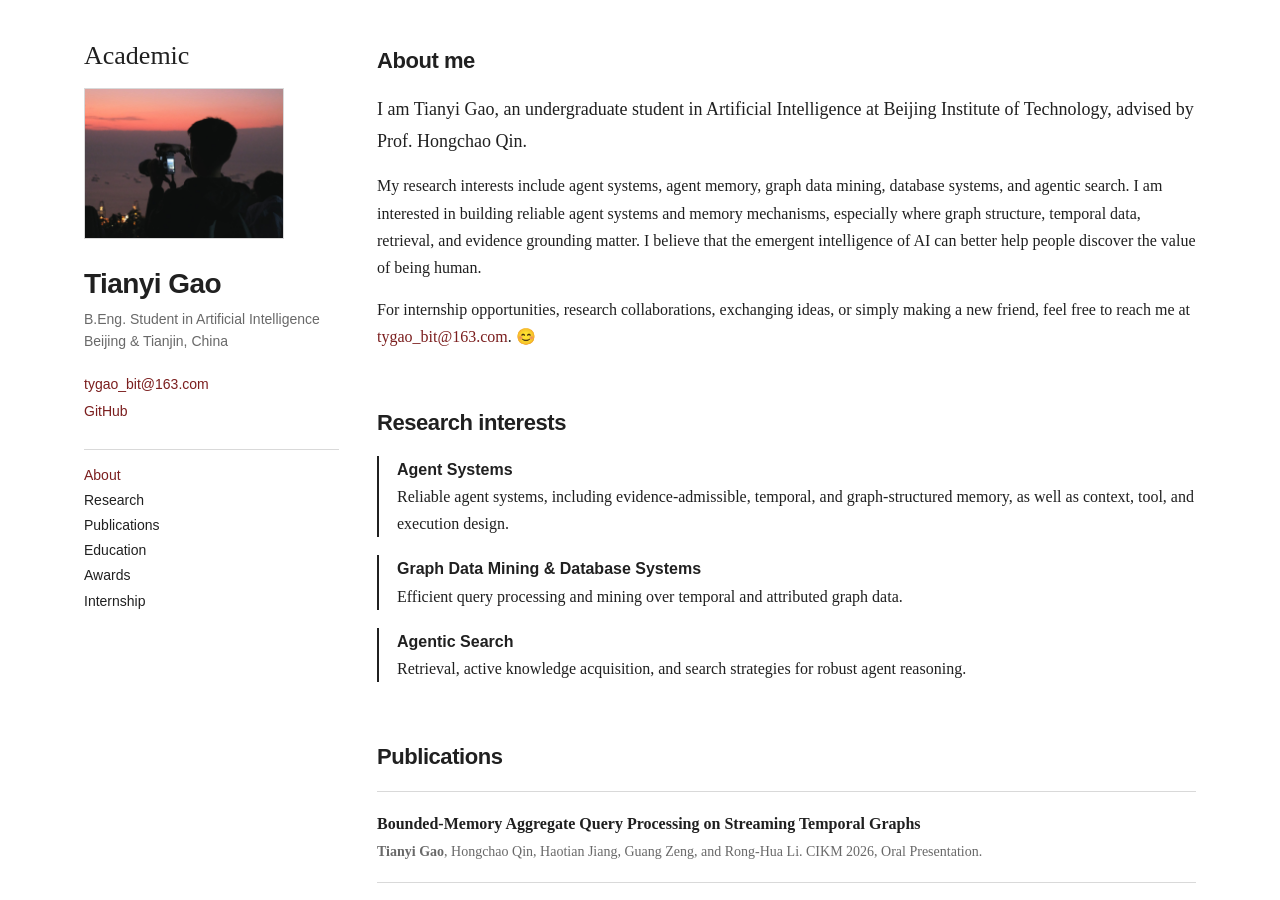
<file: index.html>
<!doctype html>
<html lang="zh-CN">
<head>
  <meta charset="utf-8">
  <meta name="viewport" content="width=device-width, initial-scale=1">
  <meta name="description" content="Tianyi Gao — personal academic homepage">
  <title>Tianyi Gao | Homepage</title>
  <style>
    :root { --ink: #202020; --muted: #696969; --line: #d9d9d9; --accent: #7b1e1e; --paper: #fff; }
    * { box-sizing: border-box; }
    html { scroll-behavior: smooth; }
    body { height:100vh; margin:0; overflow:hidden; background:var(--paper); color:var(--ink); font:16px/1.7 Georgia,"Times New Roman","Noto Serif SC",serif; }
    a { color: var(--accent); text-decoration: none; }
    a:hover { text-decoration: underline; text-underline-offset: 3px; }
    .modebar { min-height: 64px; display: flex; align-items: center; border: 0; background: #fff; font: 26px/1.2 "Palatino Linotype", "Book Antiqua", Palatino, Georgia, serif; }
    .modebar .modes { display:flex; gap:16px; padding:0; }
    .site { max-width:1180px; height:100vh; margin:0 auto; padding:0 34px; display:grid; grid-template-columns:255px minmax(0,1fr); gap:38px; }
    aside { align-self:start; padding-top:24px; }
    .portrait { width: 200px; height: auto; display: block; margin-bottom: 21px; border: 1px solid var(--line); }
    h1, h2, h3 { font-family: Arial, "Noto Sans SC", sans-serif; font-weight: 600; letter-spacing: -.02em; }
    h1 { margin: 0 0 2px; font-size: 28px; }
    .role, .location { color: var(--muted); font: 14px/1.55 Arial, "Noto Sans SC", sans-serif; }
    .contact { margin: 19px 0 24px; padding: 0; list-style: none; font: 14px/1.9 Arial, "Noto Sans SC", sans-serif; }
    aside > nav { border-top: 1px solid var(--line); padding-top: 13px; font: 14px/1.8 Arial, "Noto Sans SC", sans-serif; }
    aside > nav a { display: block; color: var(--ink); }
    aside > nav a[aria-current="page"] { color: var(--accent); }
    main { min-width:0; height:100vh; overflow-y:auto; scrollbar-width:none; -ms-overflow-style:none; padding:42px 0 70px; }
    main::-webkit-scrollbar { display:none; }
    .modes { display: flex; gap: 16px; }
    .modes a { color: var(--ink); }
    .modes a.active { color: var(--ink); font-weight: 400; text-decoration: none; }
    .archive-trigger { display: inline-block; width: 76px; height: 30px; cursor: pointer; vertical-align: middle; }
    .archive-trigger::after { content: "Archive"; display: inline-block; color: var(--ink); font: inherit; opacity: 0; transition: opacity .15s ease; }
    .archive-trigger:hover::after, .archive-trigger:focus::after { opacity: 1; }
    section { padding: 35px 0 3px; }
    main > section:first-child { padding-top: 0; }
    h2 { margin: 0 0 15px; font-size: 22px; }
    p { margin: 0 0 15px; }
    .lead { font-size: 18px; line-height: 1.75; }
    .note { color: var(--muted); font-size: 14px; }
    time { color: var(--muted); font: 13px/1.65 Arial, "Noto Sans SC", sans-serif; }
    .research { margin: 0; padding: 0; list-style: none; }
    .research li { margin: 0 0 18px; padding-left: 18px; border-left: 2px solid var(--ink); }
    .research strong { display: block; font-family: Arial, "Noto Sans SC", sans-serif; }
    .pub { padding: 18px 0; border-top: 1px solid var(--line); }
    .pub:last-child { border-bottom: 1px solid var(--line); }
    .pub-title { font-weight: bold; }
    .pub-meta { margin-top: 3px; color: var(--muted); font-size: 14px; }
    .pub-under-review { color: #929292; }
    .pub-under-review .pub-title::before { content: "🔒 "; font-size: 13px; }
    .pub-under-review .pub-meta { color: #929292; }
    .pub-abstract { max-height: 0; margin-top: 0; overflow: hidden; color: #4f4f4f; opacity: 0; font: 14px/1.65 Arial, "Noto Sans SC", sans-serif; transition: max-height .38s ease, margin-top .28s ease, opacity .28s ease; }
    .pub:hover .pub-abstract, .pub:focus-within .pub-abstract { max-height: 500px; margin-top: 10px; opacity: 1; }
    .pub-abstract strong { color: var(--ink); font-weight: 700; }
    .pub-abstract p { display: inline; margin: 0; }
    .education { padding: 0; list-style: none; }
    .education li { display: grid; grid-template-columns: 135px 1fr; gap: 16px; margin-bottom: 13px; }
    footer { margin-top: 38px; padding-top: 14px; border-top: 1px solid var(--line); color: var(--muted); font: 13px/1.6 Arial, "Noto Sans SC", sans-serif; }
    @media (max-width: 760px) {
      body { height:auto; overflow:auto; }
      .modebar { min-height:56px; font-size:17px; }
      .modebar .modes { padding:0; }
      .site { height:auto; display:block; padding:0 22px 50px; }
      aside { padding-top:18px; }
      main { height:auto; overflow:visible; padding:0; }
      aside { position: static; margin-bottom: 34px; }
      .portrait { width: 100px; height: auto; float: right; margin: 0 0 12px 20px; }
      aside > nav { clear: both; }
      section { padding-top: 29px; }
      .education li { grid-template-columns: 1fr; gap: 2px; }
    }
  </style>
  <link rel="stylesheet" href="assets/css/lightbox.css">
</head>
<body>
  <div class="site">
    <aside>
      <div class="modebar"><nav class="modes" aria-label="Site mode"><a class="active" href="./">Academic</a><span class="archive-trigger" role="link" tabindex="0" aria-label="Open Archive" title="Open Archive"></span></nav></div>
      <img class="portrait" src="assets/img/preview/profile_photo.jpg" data-full="assets/img/profile_photo.jpg" alt="Tianyi Gao profile photo">
      <h1>Tianyi Gao</h1>
      <div class="role">B.Eng. Student in Artificial Intelligence</div>
      <div class="location">Beijing &amp; Tianjin, China</div>
      <ul class="contact">
        <li><a href="mailto:tygao_bit@163.com">tygao_bit@163.com</a></li>
        <li><a href="https://github.com/CKTtari" target="_blank" rel="noreferrer">GitHub</a></li>
      </ul>
      <nav aria-label="Main navigation">
        <a href="#about" aria-current="page">About</a>
        <a href="#research">Research</a>
        <a href="#publications">Publications</a>
        <a href="#education">Education</a>
        <a href="#awards">Awards</a>
        <a href="#internship">Internship</a>
      </nav>
    </aside>

    <main>
      <section id="about">
        <h2>About me</h2>
        <p class="lead">I am Tianyi Gao, an undergraduate student in Artificial Intelligence at Beijing Institute of Technology, advised by Prof. Hongchao Qin.</p>
        <p>My research interests include agent systems, agent memory, graph data mining, database systems, and agentic search. I am interested in building reliable agent systems and memory mechanisms, especially where graph structure, temporal data, retrieval, and evidence grounding matter. I believe that the emergent intelligence of AI can better help people discover the value of being human.</p>
        <p>For internship opportunities, research collaborations, exchanging ideas, or simply making a new friend, feel free to reach me at <a href="mailto:tygao_bit@163.com">tygao_bit@163.com</a>. 😊</p>
      </section>

      <section id="research">
        <h2>Research interests</h2>
        <ul class="research">
          <li><strong>Agent Systems</strong>Reliable agent systems, including evidence-admissible, temporal, and graph-structured memory, as well as context, tool, and execution design.</li>
          <li><strong>Graph Data Mining &amp; Database Systems</strong>Efficient query processing and mining over temporal and attributed graph data.</li>
          <li><strong>Agentic Search</strong>Retrieval, active knowledge acquisition, and search strategies for robust agent reasoning.</li>
        </ul>
      </section>

      <section id="publications">
        <h2>Publications</h2>
        <article class="pub">
          <div class="pub-title">Bounded-Memory Aggregate Query Processing on Streaming Temporal Graphs</div>
          <div class="pub-meta"><strong>Tianyi Gao</strong>, Hongchao Qin, Haotian Jiang, Guang Zeng, and Rong-Hua Li. CIKM 2026, Oral Presentation.</div>
          <div class="pub-abstract"><strong>Abstract:</strong> <p>Time-window aggregate queries over temporal graph streams are important for agent memory, communication monitoring, and knowledge-base analytics, but exact processing becomes costly as timestamped edges accumulate. We propose CAMRS, a budget-decoupled multi-resolution sketch that assigns fine-grained CMS buckets and coarse HLL segments according to their different budget needs. Space-Saving label tracking further supports label-filtered predicates. A closed-form COUNT error bound shows that temporal resolution is the key accuracy lever and enables a reliability-aware exact fallback. On six real-world temporal graphs with 60K–17.8M edges, CAMRS reduces COUNT error by up to 29.7× and predicate error by up to 7.9×, while reducing worst-case tail error by up to 667×.</p></div>
        </article>
        <article class="pub">
          <div class="pub-title">MemDTG: Dynamic Temporal Memory Graphs for Evidence-Admissible Agent Memory</div>
          <div class="pub-meta">Yaxin Deng, Hongchao Qin, <strong>Tianyi Gao</strong>, Guang Zeng, and Rong-Hua Li. CIKM 2026.</div>
          <div class="pub-abstract"><strong>Abstract:</strong> <p>Long-term agent memory is an online, non-monotonic retrieval problem: new interactions may reinforce, contradict, supersede, specialize, or expire earlier memories. We propose MemDTG, a dynamic temporal memory graph that treats memory as temporal evidence admission. It separates immutable episodes from a mutable entity–state graph and a memory-evolution graph over assertion versions. A slot-local resolver and deterministic commit rules update lifecycle states, valid intervals, and typed evolution edges. At read time, query constraints are compiled before ranking, and QV-CTW retrieves evidence only inside the legal temporal subgraph. Evidence certificates record selected facts, sources, roles, and rejected alternatives. On LongMemEval and LoCoMo, MemDTG achieves the best LLM-judge accuracy and Citation F1, reducing stale-answer errors by 61.7% and future leaks by 80.1%.</p></div>
        </article>
        <article class="pub pub-under-review">
          <div class="pub-title">Maximal Semantic Clique Enumeration in Vector-Attributed Graphs</div>
          <div class="pub-meta"><strong>Tianyi Gao</strong>, et al. · Under review at VLDB</div>
        </article>
        <article class="pub pub-under-review">
          <div class="pub-title">Graph-Aware Out-of-Distribution Detection and Active Knowledge Acquisition for Agent Memory</div>
          <div class="pub-meta"><strong>Tianyi Gao</strong>, et al. · Under review at WSDM</div>
        </article>
      </section>

      <section id="education">
        <h2>Education</h2>
        <ul class="education">
          <li><time>2023.09 — 2027.06</time><span>B.Eng. in Artificial Intelligence, Beijing Institute of Technology.<br>GPA: 3.7 / 4.0</span></li>
        </ul>
      </section>

      <section id="awards">
        <h2>Awards</h2>
        <ul class="education">
          <li><time>2026</time><span>北京市“青创北京”2026年“挑战杯”首都大学生创业计划竞赛专项赛一等奖</span></li>
          <li><time>2025</time><span>中国高校计算机大赛 AIGC 创新赛全国二等奖</span></li>
          <li><time>2025</time><span>全国大学生计算机系统能力大赛暨第五届 OceanBase 数据库创新设计赛全国本科生三等奖</span></li>
        </ul>
      </section>

      <section id="internship">
        <h2>Internship</h2>
        <p>I am currently seeking internship opportunities related to AI agent systems, especially real-world agent applications, model post-training, and database systems.</p>
      </section>

      <footer>© 2026 Tianyi Gao.</footer>
    </main>
  </div>
  <script>
    const archiveTrigger = document.querySelector('.archive-trigger');
    archiveTrigger.addEventListener('click', () => { window.location.href = 'archive/'; });
    archiveTrigger.addEventListener('keydown', (event) => {
      if (event.key === 'Enter' || event.key === ' ') { event.preventDefault(); window.location.href = 'archive/'; }
    });
  </script>
  <script src="assets/js/lightbox.js"></script>
</body>
</html>
</file>
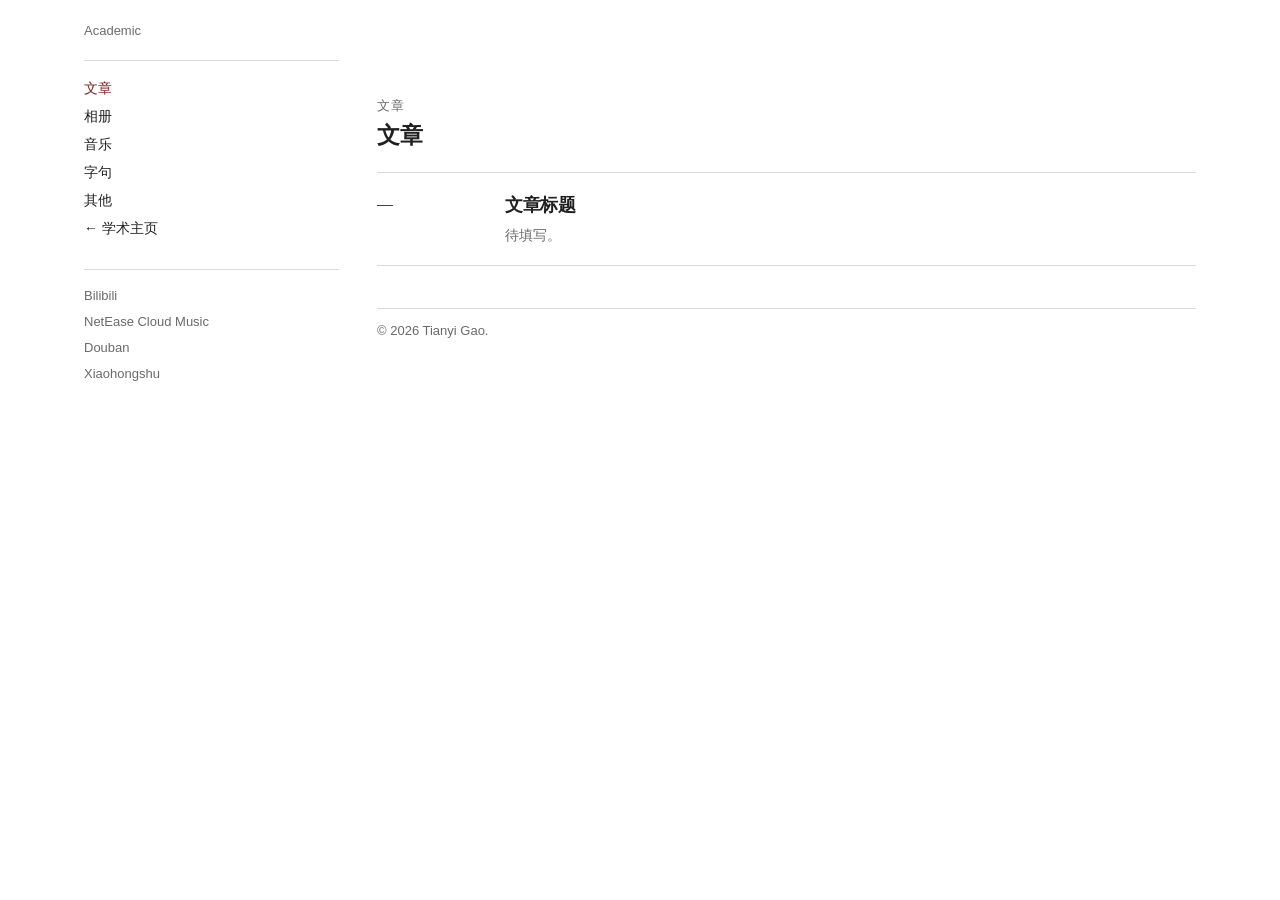
<file: archive.html>
<!doctype html>
<html lang="zh-CN">
<head>
  <meta charset="utf-8">
  <meta name="viewport" content="width=device-width, initial-scale=1">
  <title>Tianyi Gao | Archive</title>
  <style>
    :root { --ink:#202020; --muted:#6a6a6a; --line:#d9d9d9; --accent:#7b1e1e; }
    * { box-sizing:border-box; } html { scroll-behavior:smooth; }
    body { margin:0; color:var(--ink); font:16px/1.7 Georgia,"Times New Roman","Noto Serif SC",serif; }
    a { color:var(--accent); text-decoration:none; } a:hover { text-decoration:underline; text-underline-offset:3px; }
    .modebar { max-width:1180px; margin:0 auto; padding:22px 34px 0; font:13px/1.4 Arial,"Noto Sans SC",sans-serif; }
    .site { max-width:1180px; margin:0 auto; padding:20px 34px 70px; display:grid; grid-template-columns:255px minmax(0,1fr); gap:38px; }
    aside { position:sticky; top:36px; align-self:start; }
    h1,h2,h3 { font-family:Arial,"Noto Sans SC",sans-serif; font-weight:600; letter-spacing:-.02em; }
    h1 { margin:0 0 20px; font-size:27px; } h2 { margin:0 0 17px; font-size:23px; }
    nav { border-top:1px solid var(--line); padding-top:13px; font:14px/2 Arial,"Noto Sans SC",sans-serif; }
    nav a { display:block; color:var(--ink); } nav a:hover,nav a.active { color:var(--accent); }
    .social-links { margin-top:27px; padding-top:13px; border-top:1px solid var(--line); font:13px/2 Arial,"Noto Sans SC",sans-serif; }.social-links a { display:block; color:var(--muted); }.social-links a:hover { color:var(--accent); }
    main { min-width:0; }.topline { display:flex; justify-content:space-between; gap:20px; padding-bottom:18px; border-bottom:1px solid var(--line); color:var(--muted); font:13px/1.4 Arial,"Noto Sans SC",sans-serif; }
    .modes { display:flex; gap:16px; }.modes a { color:var(--muted); }.modes a.active { color:var(--ink); font-weight:bold; text-decoration:underline; text-underline-offset:4px; }
    section { padding-top:36px; }.archive-section { display:none; }.archive-section.active { display:block; }.intro { font-size:18px; }.eyebrow { color:var(--muted); font:13px/1.5 Arial,"Noto Sans SC",sans-serif; text-transform:uppercase; letter-spacing:.06em; }
    .posts { border-top:1px solid var(--line); }.post { display:grid; grid-template-columns:110px 1fr; gap:18px; padding:17px 0; border-bottom:1px solid var(--line); }.post h3 { margin:0; font-size:18px; }.post p { margin:4px 0 0; color:var(--muted); font-size:14px; }
    .album-grid { display:grid; grid-template-columns:repeat(3,1fr); gap:15px; }.album { min-height:180px; padding:14px; display:flex; flex-direction:column; justify-content:flex-end; border:1px solid var(--line); background:linear-gradient(145deg,#d6d2ca,#f7f5f0 56%,#a7a099); color:#1d1d1d; text-align:left; cursor:pointer; font:inherit; }.album.active { outline:2px solid var(--ink); outline-offset:-4px; }.album:nth-child(2) { background:linear-gradient(145deg,#9eafbd,#edf0ef 58%,#55646b); }.album:nth-child(3) { background:linear-gradient(145deg,#b59985,#f2e6d6 58%,#746258); }.album strong { font-family:Arial,"Noto Sans SC",sans-serif; }.album span { font:12px Arial,"Noto Sans SC",sans-serif; }
    .photo-row { display:grid; grid-template-columns:repeat(4,1fr); gap:8px; margin-top:8px; }.photo { aspect-ratio:1; border:1px solid var(--line); background:repeating-linear-gradient(135deg,#e8e8e4 0 12px,#d3d3ce 12px 24px); display:grid; place-items:center; color:var(--muted); font:12px Arial,"Noto Sans SC",sans-serif; }
    .music { display:grid; grid-template-columns:repeat(3,1fr); gap:22px; }.record { position:relative; aspect-ratio:1; overflow:hidden; background:linear-gradient(145deg,#29262a,#8c1b2f 49%,#e7cb9b); }.record:nth-child(2) { background:linear-gradient(145deg,#6e8c99,#f0d9b2 52%,#1c3848); }.record:nth-child(3) { background:linear-gradient(145deg,#dad6ca,#8c8273 49%,#272b2d); }.record::after { content:""; position:absolute; inset:15%; border:1px solid rgba(255,255,255,.65); border-radius:50%; }.record-info { position:absolute; inset:0; display:flex; flex-direction:column; justify-content:flex-end; padding:15px; background:rgba(20,20,20,.86); color:#fff; opacity:0; transition:opacity .2s ease; font:13px/1.5 Arial,"Noto Sans SC",sans-serif; }.record:hover .record-info,.record:focus-within .record-info { opacity:1; }.record-info strong { font-size:16px; }
    .quotes,.others { display:grid; grid-template-columns:repeat(2,1fr); gap:15px; }.quote,.other { min-height:150px; padding:20px; border:1px solid var(--line); display:flex; flex-direction:column; justify-content:space-between; }.quote { font-size:20px; line-height:1.55; }.quote cite,.other small { color:var(--muted); font:12px Arial,"Noto Sans SC",sans-serif; font-style:normal; }.other { color:var(--ink); text-decoration:none; }.other:hover { border-color:var(--ink); text-decoration:none; }.other h3 { margin:0; font-size:17px; }.other p { margin:7px 0; color:var(--muted); font-size:14px; }
    .quote-carousel { position:relative; min-height:270px; display:grid; grid-template-columns:1fr minmax(280px, 560px) 1fr; align-items:center; gap:22px; overflow:hidden; }
    .quote-slide { min-height:150px; padding:20px; border:1px solid var(--line); display:flex; flex-direction:column; justify-content:space-between; font-size:18px; line-height:1.55; transition:opacity .25s ease, filter .25s ease, transform .25s ease; }
    .quote-slide.side { opacity:.28; filter:blur(4px); transform:scale(.9); }
    .quote-slide.empty { visibility:hidden; }
    .quote-slide cite { color:var(--muted); font:12px Arial,"Noto Sans SC",sans-serif; font-style:normal; }
    .quote-controls { display:flex; justify-content:center; gap:30px; margin-top:14px; }
    .quote-controls button { border:0; padding:4px 12px; background:transparent; color:var(--ink); font:22px/1 Arial,sans-serif; cursor:pointer; }
    .quote-controls button:hover { color:var(--accent); }
    footer { margin-top:42px; padding-top:14px; border-top:1px solid var(--line); color:var(--muted); font:13px Arial,"Noto Sans SC",sans-serif; }
    @media(max-width:760px) { .modebar { padding:16px 22px 0; }.site { display:block; padding:20px 22px 50px; } aside { position:static; margin-bottom:30px; }.topline { font-size:12px; }.album-grid,.music { grid-template-columns:repeat(2,1fr); }.photo-row { grid-template-columns:repeat(2,1fr); }.post { grid-template-columns:1fr; gap:3px; }.quotes,.others { grid-template-columns:1fr; }.quote-carousel { grid-template-columns:34px minmax(0,1fr) 34px; gap:5px; }.quote-slide.side { opacity:.18; filter:blur(3px); transform:scale(.82); }.quote-slide { padding:15px; font-size:17px; } }
  </style>
  <link rel="stylesheet" href="assets/css/lightbox.css">
</head>
<body>
  <div class="modebar"><span class="modes"><a href="index.html">Academic</a></span></div>
  <div class="site">
    <aside>
      <nav aria-label="Archive navigation">
        <a class="active" href="#writing" data-target="writing">文章</a>
        <a href="#photos" data-target="photos">相册</a>
        <a href="#music" data-target="music">音乐</a>
        <a href="#words" data-target="words">字句</a>
        <a href="#other" data-target="other">其他</a>
        <a href="index.html">← 学术主页</a>
      </nav>
      <div class="social-links" aria-label="Social links">
        <a href="https://space.bilibili.com/33266404?spm_id_from=333.1007.0.0" target="_blank" rel="noreferrer">Bilibili</a>
        <a href="https://music.163.com/#/user/home?id=408944720" target="_blank" rel="noreferrer">NetEase Cloud Music</a>
        <a href="https://www.douban.com/people/180277548/?_i=8172333Y27fZzV,8172502Y27fZzV" target="_blank" rel="noreferrer">Douban</a>
        <a href="https://www.xiaohongshu.com/user/profile/63cac9ff0000000026013aa4" target="_blank" rel="noreferrer">Xiaohongshu</a>
      </div>
    </aside>
    <main>
      <section class="archive-section active" id="writing"><div class="eyebrow">文章</div><h2>文章</h2><div class="posts"><article class="post"><time>—</time><div><h3>文章标题</h3><p>待填写。</p></div></article></div></section>
      <section class="archive-section" id="photos"><div class="eyebrow">相册</div><h2>相册</h2><div class="album-grid"><button class="album active" type="button" data-album="相册"><strong>相册 01</strong><span>待填写</span></button><button class="album" type="button" data-album="相册"><strong>相册 02</strong><span>待填写</span></button><button class="album" type="button" data-album="相册"><strong>相册 03</strong><span>待填写</span></button></div><div class="photo-row" aria-live="polite"><div class="photo">图片</div><div class="photo">图片</div><div class="photo">图片</div><div class="photo">图片</div></div></section>
      <section class="archive-section" id="music"><div class="eyebrow">音乐</div><h2>音乐</h2><p class="note">鼠标悬停在封面上查看详细信息。</p><div class="music"><article class="record" tabindex="0"><div class="record-info"><strong>专辑名称</strong><span>待填写</span></div></article><article class="record" tabindex="0"><div class="record-info"><strong>专辑名称</strong><span>待填写</span></div></article><article class="record" tabindex="0"><div class="record-info"><strong>专辑名称</strong><span>待填写</span></div></article></div></section>
      <section class="archive-section" id="words"><div class="eyebrow">字句</div><h2>字句</h2><div class="quote-carousel"><div class="quote-slide side" data-quote="previous"></div><blockquote class="quote-slide" data-quote="current">“…”<cite>待填写</cite></blockquote><div class="quote-slide side" data-quote="next"></div></div><div class="quote-controls"><button type="button" data-quote-step="-1" aria-label="上一句">←</button><button type="button" data-quote-step="1" aria-label="下一句">→</button></div></section>
      <section class="archive-section" id="other"><div class="eyebrow">其他</div><h2>其他</h2><div class="others"><a class="other" href="https://store.steampowered.com/app/1700220/__Ultimate_Vitality_of_Imagination/" target="_blank" rel="noreferrer"><h3>东方远空界 ～ Ultimate Vitality of Imagination</h3><p>高中时做的东方二次同人游戏，承载了当时的一些幻想。</p><small>前往 Steam →</small></a><a class="other" href="games/ABTP.html"><h3>阿巴吐泡</h3><p>一个通过摄像头互动的小游戏。</p><small>打开游戏 →</small></a><a class="other" href="games/hand-instrument.html"><h3>虚拟特雷门琴</h3><p>一个通过摄像头进行声音实验的作品。</p><small>打开游戏 →</small></a><article class="other"><h3>标题</h3><p>待填写。</p><small>待填写</small></article></div></section>
      <footer>© 2026 Tianyi Gao.</footer>
    </main>
  </div>
  <script>
    document.querySelectorAll('[data-target]').forEach((link) => {
      link.addEventListener('click', (event) => {
        event.preventDefault();
        document.querySelectorAll('[data-target]').forEach((item) => item.classList.toggle('active', item === link));
        document.querySelectorAll('.archive-section').forEach((section) => section.classList.toggle('active', section.id === link.dataset.target));
      });
    });
    const quoteItems = [
      { text: '…', source: 'To be added' },
      { text: '…', source: 'To be added' },
      { text: '…', source: 'To be added' },
      { text: '…', source: 'To be added' }
    ].sort(() => Math.random() - 0.5);
    let quoteIndex = 0;
    const quotePrevious = document.querySelector('[data-quote="previous"]');
    const quoteCurrent = document.querySelector('[data-quote="current"]');
    const quoteNext = document.querySelector('[data-quote="next"]');
    function renderQuote() {
      const item = (offset) => quoteItems[(quoteIndex + offset + quoteItems.length) % quoteItems.length];
      const render = (element, value) => { element.innerHTML = `“${value.text}”<cite>${value.source}</cite>`; };
      render(quotePrevious, item(-1));
      render(quoteCurrent, item(0));
      render(quoteNext, item(1));
    }
    document.querySelectorAll('[data-quote-step]').forEach((button) => {
      button.addEventListener('click', () => { quoteIndex = (quoteIndex + Number(button.dataset.quoteStep) + quoteItems.length) % quoteItems.length; renderQuote(); });
    });
    renderQuote();
    document.querySelectorAll('.album').forEach((album) => {
      album.addEventListener('click', () => {
        document.querySelectorAll('.album').forEach((item) => item.classList.toggle('active', item === album));
        document.querySelector('.photo-row').innerHTML = [1, 2, 3, 4].map((number) => `<div class="photo">${album.dataset.album.toUpperCase()} 0${number}</div>`).join('');
      });
    });
  </script>
  <script src="assets/js/lightbox.js"></script>
</body>
</html>
</file>
